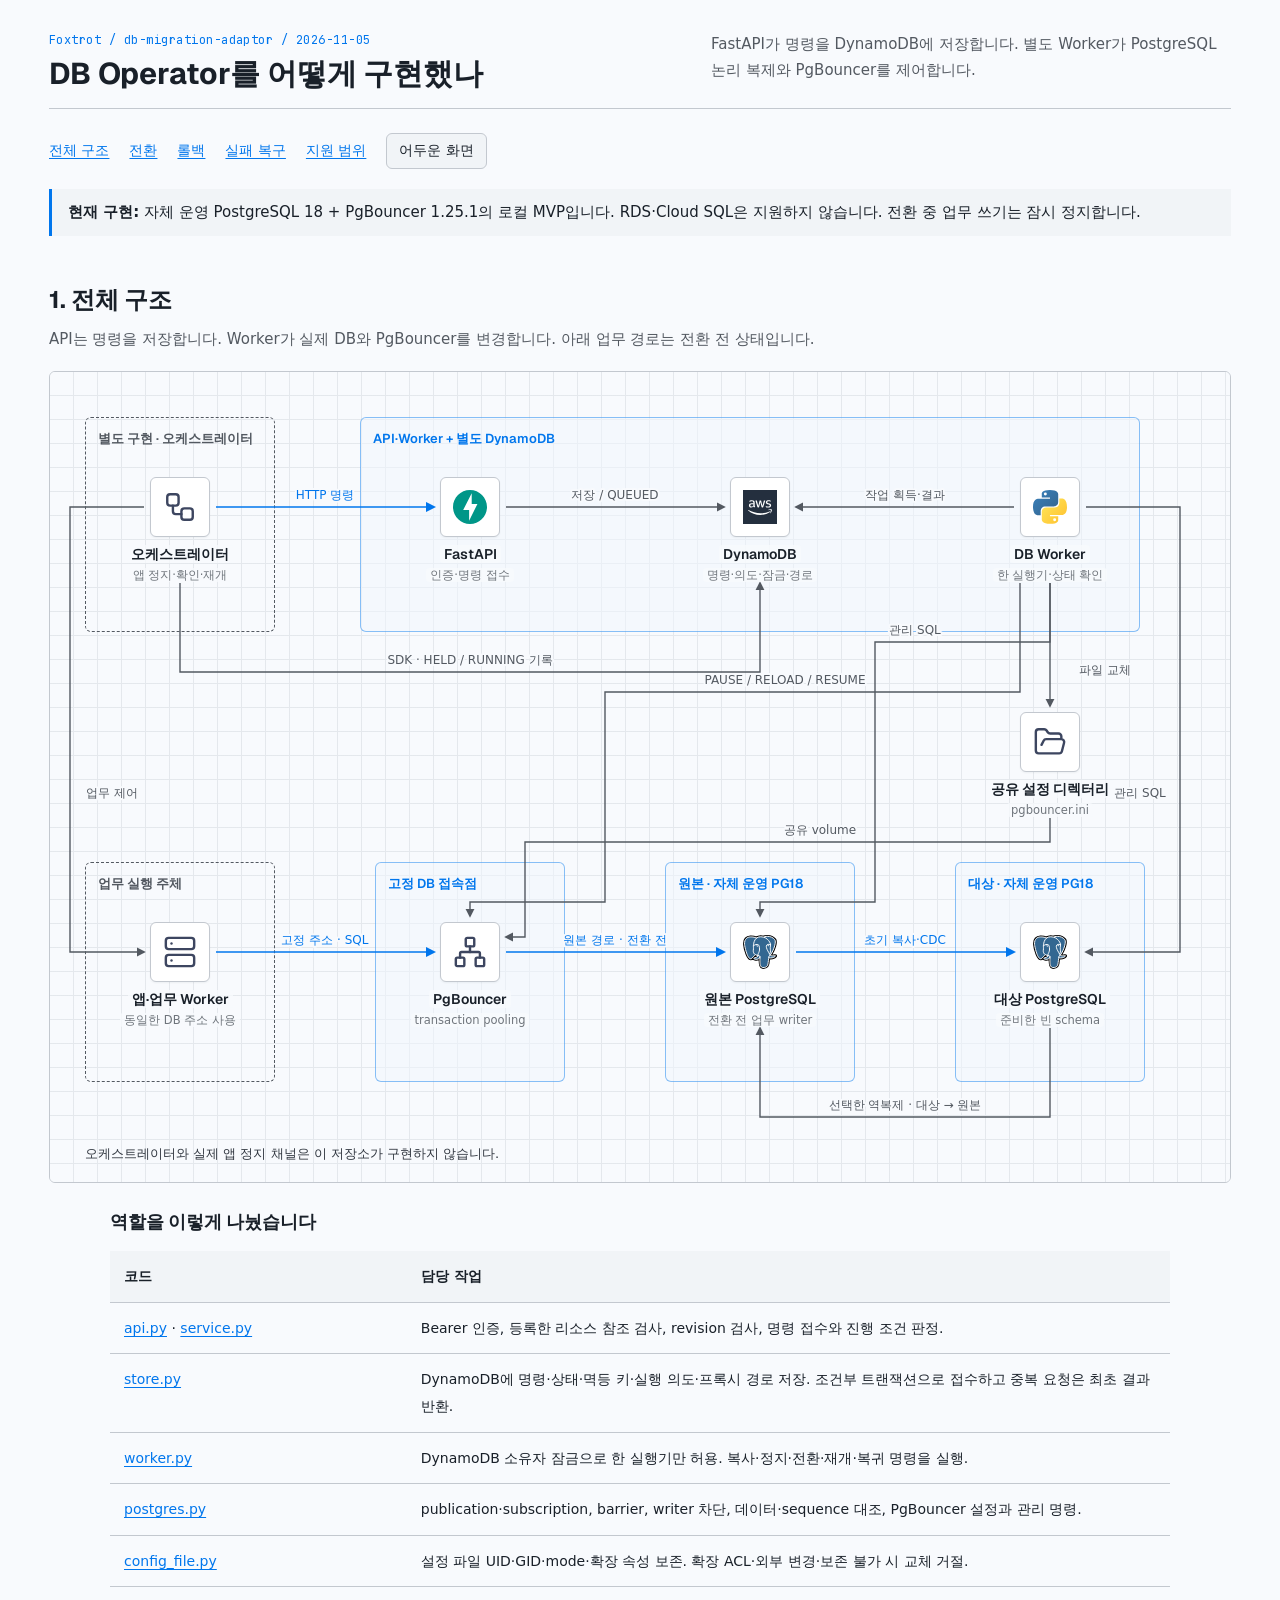
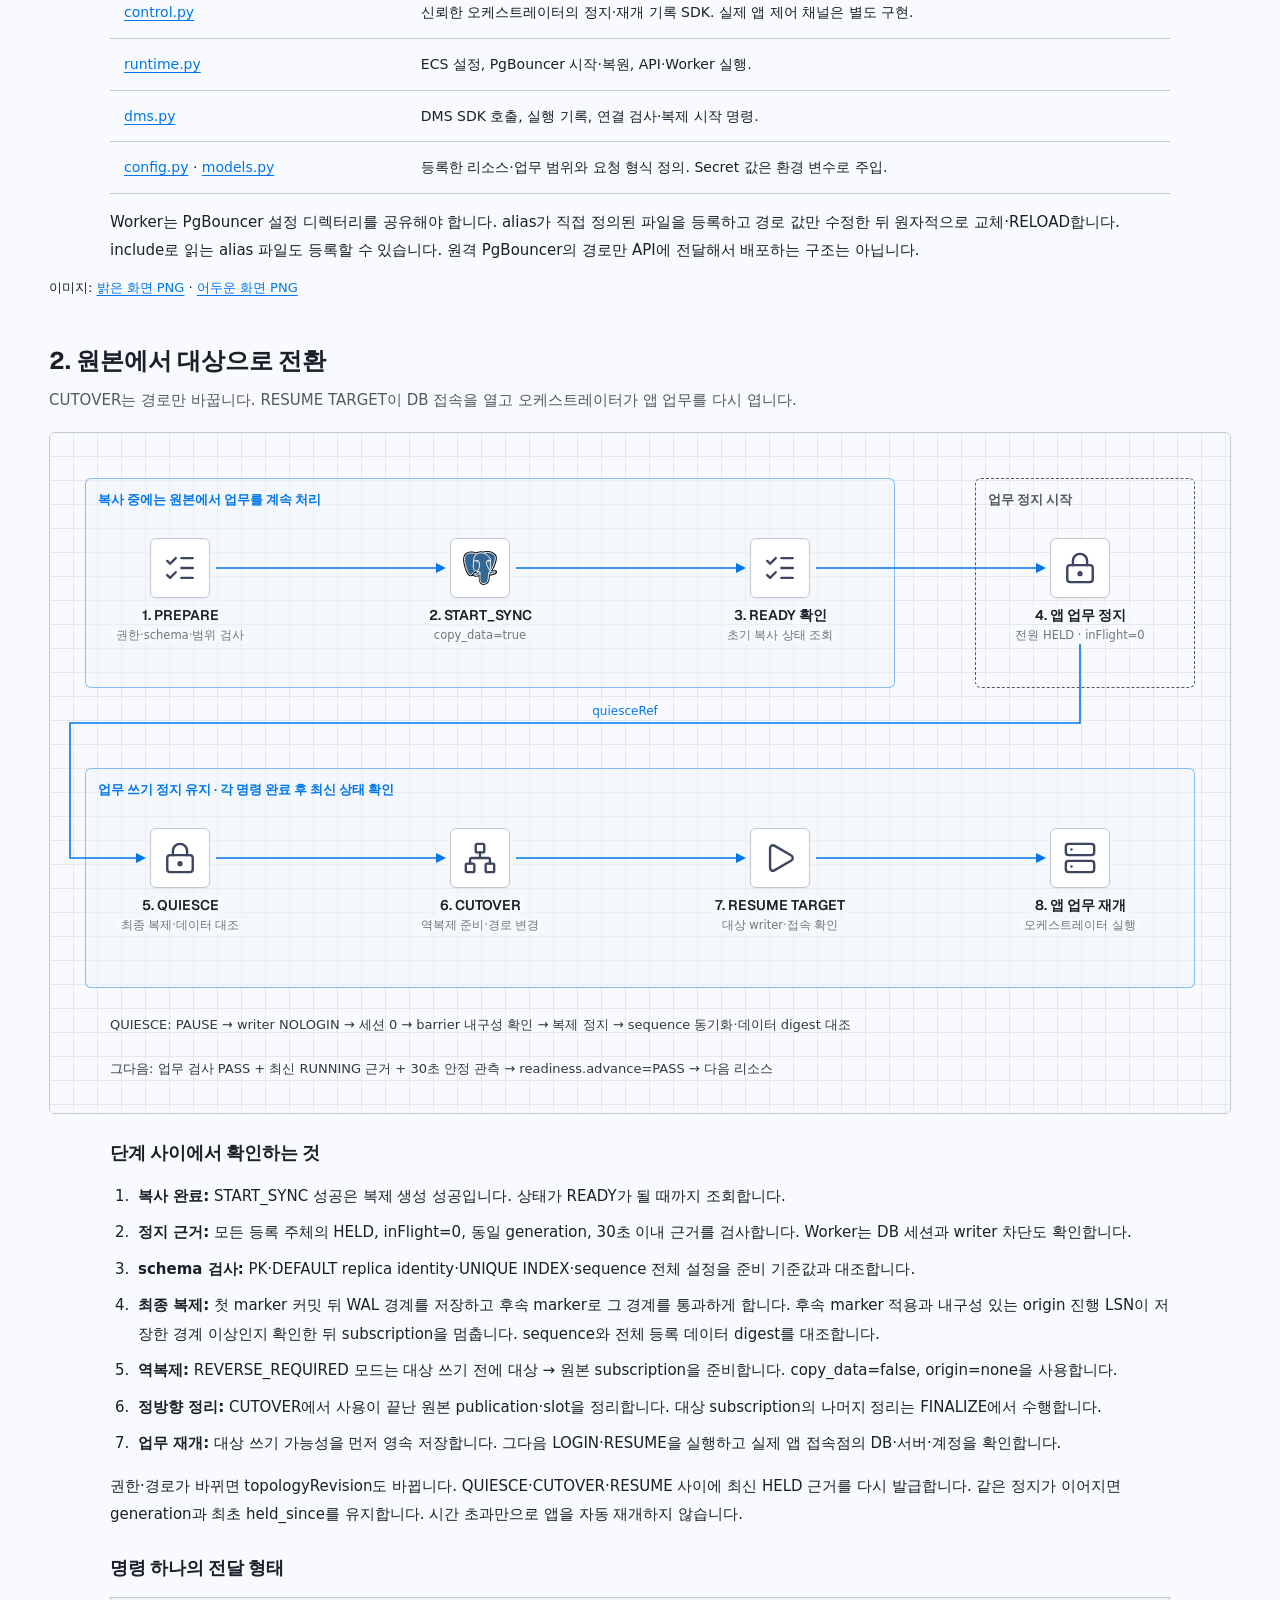
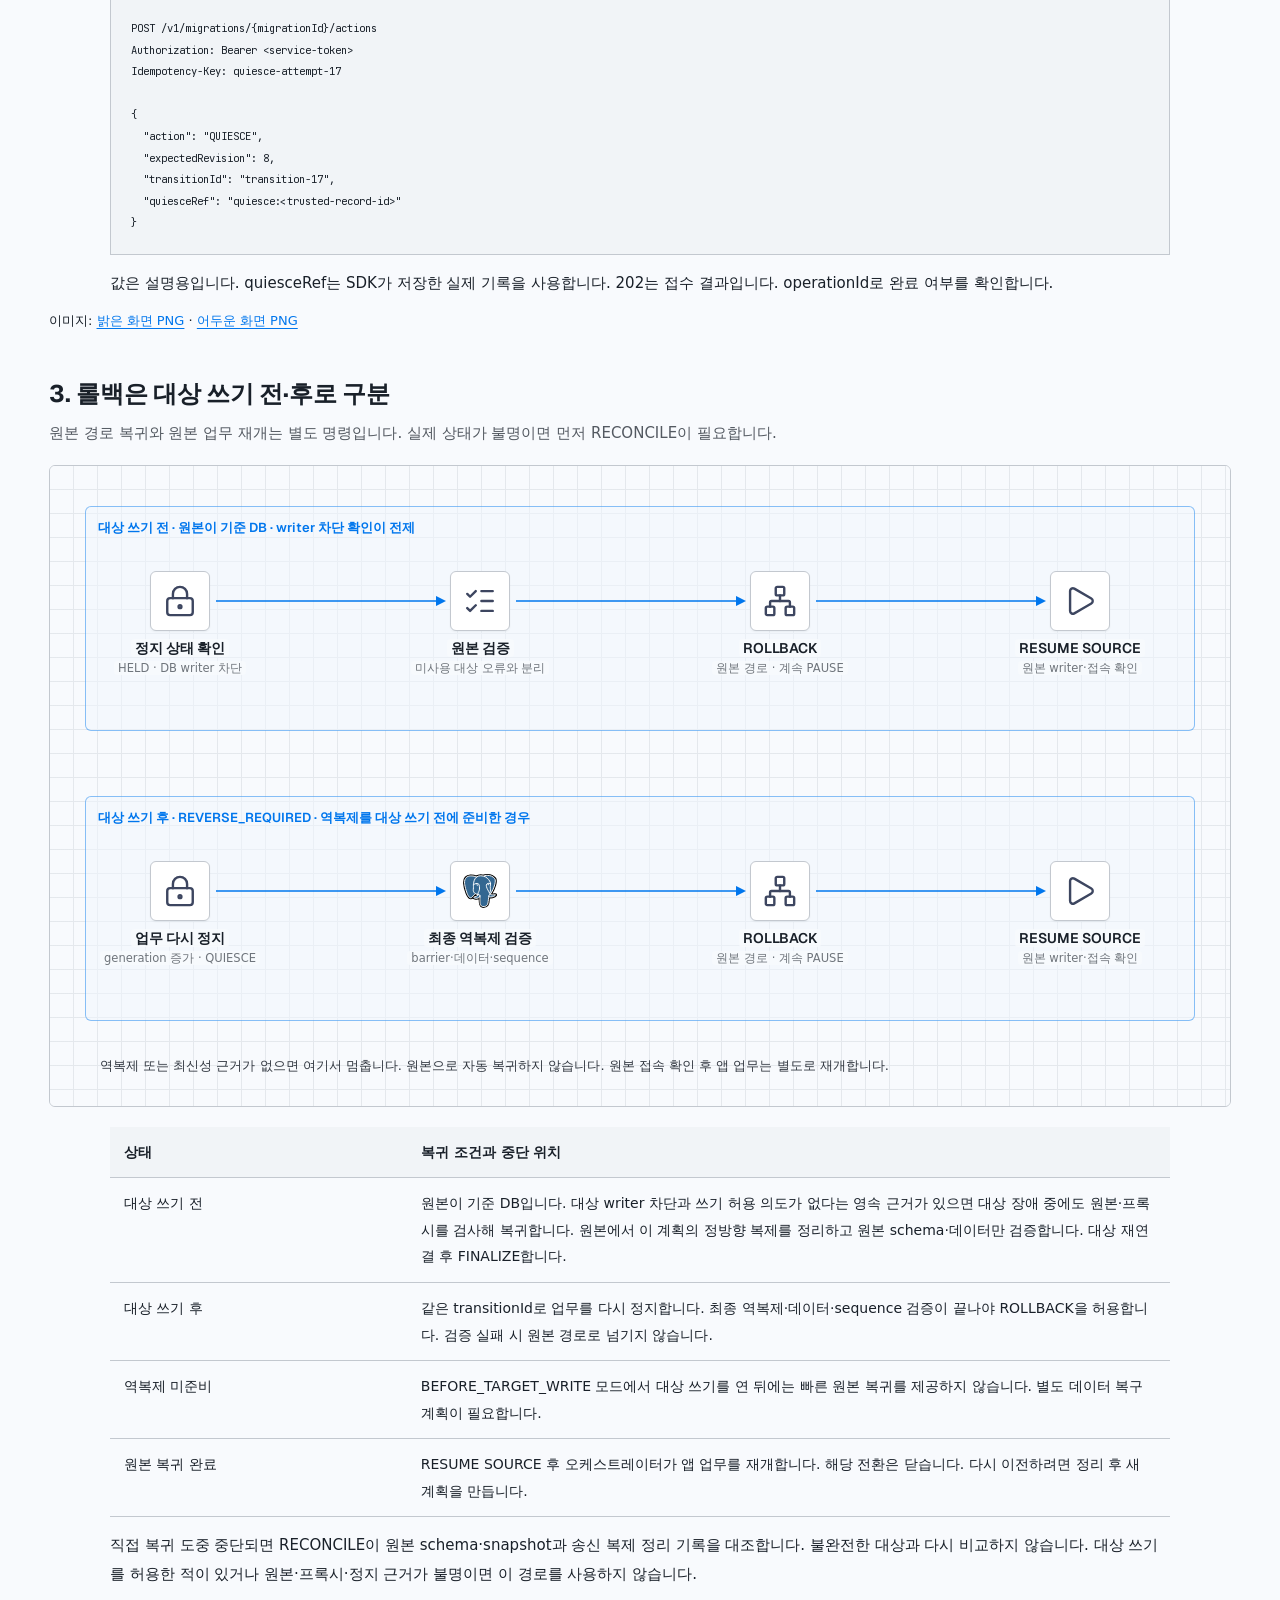
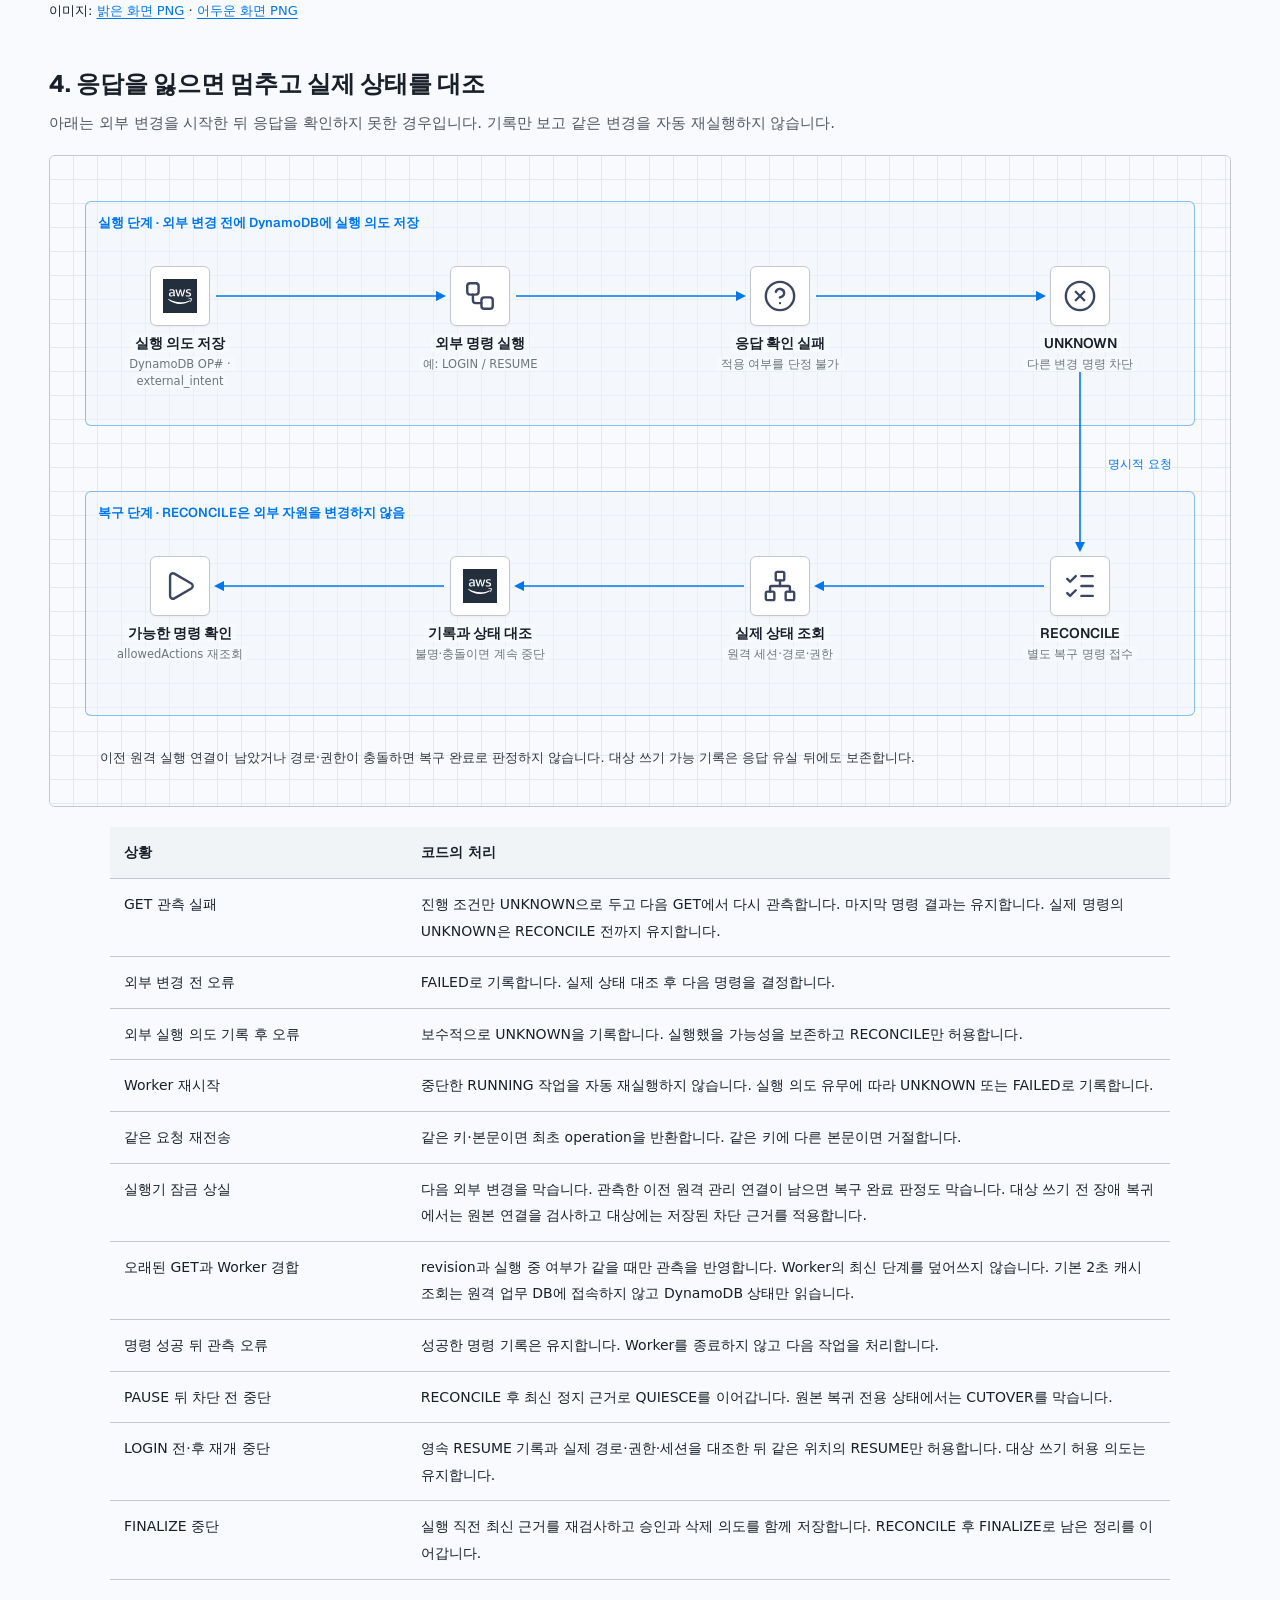
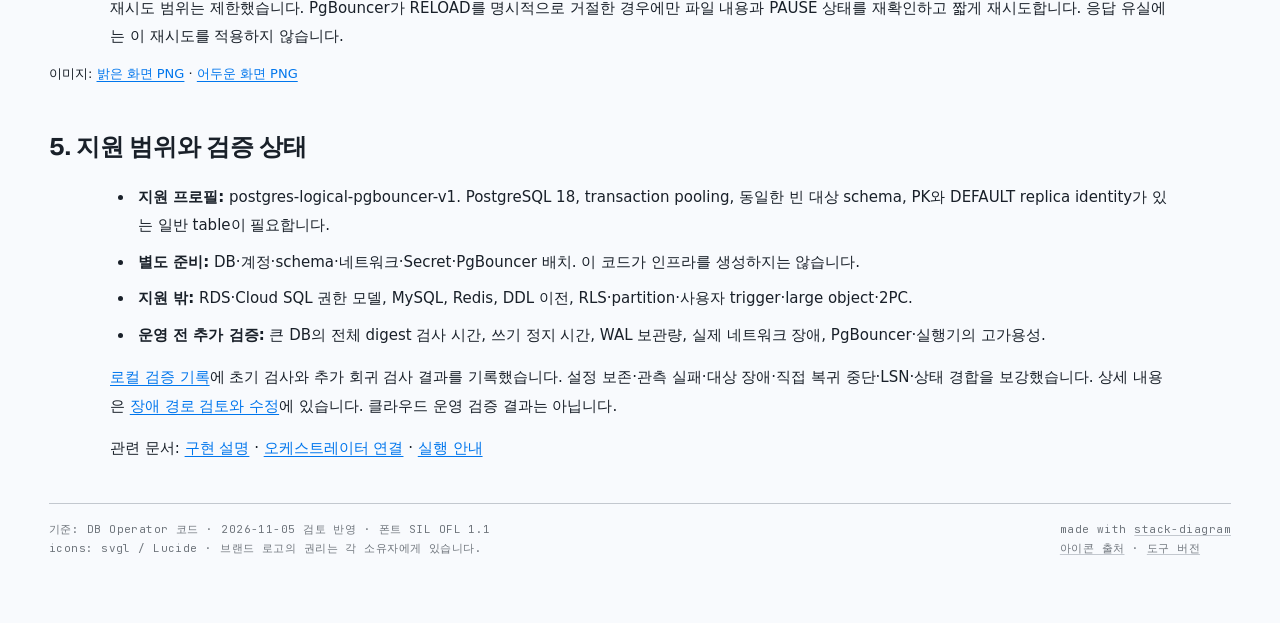
<file: docs/architecture/index.html>
<!doctype html><html lang="ko"><head><meta charset="utf-8">
<meta name="viewport" content="width=device-width, initial-scale=1">
<title>DB Operator 구현 구조 · Foxtrot</title><style>
/* engineered-paper theme (cool near-white, one accent, mono labels)
 * All colors/fonts flow through the :root tokens — tweak tokens, not scattered values. */
:root {
  color-scheme: light;
  --color-paper:   oklch(98.5% 0.004 250);
  --color-paper-2: oklch(96.5% 0.005 252);
  --color-rule:    oklch(93% 0.007 255);    /* graph-paper grid */
  --color-rule-2:  oklch(83% 0.011 255);    /* hairline borders */
  --color-muted:   oklch(56% 0.013 255);
  --color-neutral: oklch(46% 0.015 255);    /* neutral edges */
  --color-ink-2:   oklch(34% 0.018 257);
  --color-ink:     oklch(24% 0.020 258);
  --color-accent:  oklch(58% 0.20 256);     /* primary-flow edges, one signal color */
  --color-graphite:oklch(24% 0.018 260);    /* dark tile for white/light logos */
  /* group palette A — warm vendor (e.g. Cloudflare/AWS orange). Retune hue per vendor. */
  --color-g1:      oklch(68% 0.15 55);
  --color-g1-soft: oklch(78% 0.12 55);
  --color-g1-ink:  oklch(52% 0.14 50);
  --color-g1-tint: oklch(96.5% 0.015 60 / .5);
  /* group palette B — accent-family (repo/tooling groups) */
  --color-accent-soft: oklch(58% 0.20 256 / .45);
  --color-accent-tint: oklch(97% 0.012 256 / .5);
  /* JP glyphs: name JP faces explicitly — bare sans-serif fallback on Linux picks Chinese-variant CJK */
  --font-display: "Geist", "Hiragino Sans", "Yu Gothic UI", "Noto Sans CJK JP", "Noto Sans JP", ui-sans-serif, system-ui, sans-serif;
  --font-body: "Hiragino Sans", "Yu Gothic UI", "Noto Sans CJK JP", "Noto Sans JP", ui-sans-serif, system-ui, sans-serif;
  --font-mono: "JetBrains Mono", ui-monospace, "SF Mono", Menlo, monospace;
  --space-xs: 4px; --space-sm: 8px; --space-md: 16px; --space-lg: 24px; --space-xl: 40px; --space-2xl: 64px;
  --radius-card: 10px; --radius-tile: 8px;
  /* translucent veil behind node label text: matches paper on plain canvas, blends into
     group tints instead of punching an off-color rectangle through them */
  --color-veil: oklch(98.5% 0.004 250 / .78);
}
/* Dark variant: set data-theme="dark" on <html>. Tiles stay white — brand logos are drawn
   for light grounds. Everything (arrowheads via context-stroke, legend via border-color)
   follows the tokens, so toggling the attribute is all it takes. */
[data-theme="dark"] {
  color-scheme: dark;
  --color-paper:   oklch(18% 0.012 255);
  --color-paper-2: oklch(22% 0.014 255);
  --color-rule:    oklch(24% 0.013 255);
  --color-rule-2:  oklch(38% 0.018 255);
  --color-muted:   oklch(65% 0.014 255);
  --color-neutral: oklch(72% 0.012 255);
  --color-ink-2:   oklch(85% 0.010 255);
  --color-ink:     oklch(94% 0.008 255);
  --color-accent:  oklch(70% 0.16 256);
  --color-graphite:oklch(31% 0.020 260);
  --color-g1:      oklch(70% 0.14 55);
  --color-g1-soft: oklch(58% 0.11 55);
  --color-g1-ink:  oklch(78% 0.12 55);
  --color-g1-tint: oklch(26% 0.030 60 / .40);
  --color-accent-soft: oklch(70% 0.16 256 / .5);
  --color-accent-tint: oklch(28% 0.045 256 / .35);
  --color-veil: oklch(18% 0.012 255 / .78);
}
@font-face { font-family:"Geist"; font-style:normal; font-weight:100 900; font-display:swap;
  src:url([data-uri]) format("woff2"); }
@font-face { font-family:"JetBrains Mono"; font-style:normal; font-weight:100 800; font-display:swap;
  src:url([data-uri]) format("woff2"); }
/* JetBrains Mono reads cramped at 9.5–11px; open every mono label slightly */
.kicker, .node .role, .el, .legend, .foot { letter-spacing: 0.04em; }
* { margin:0; padding:0; box-sizing:border-box; }
html, body { overflow-x: clip; }
body { background: var(--color-paper); color: var(--color-ink); font-family: var(--font-body); padding: var(--space-xl) var(--space-lg) var(--space-2xl); }
.page { width: fit-content; max-width: 100%; margin: 0 auto; }

.head { display:grid; grid-template-columns: 1fr auto; gap: var(--space-lg); align-items:end;
  padding-bottom: var(--space-md); border-bottom: 1px solid var(--color-rule-2); margin-bottom: var(--space-lg); }
.kicker { font-family: var(--font-mono); font-size: 11px;
  color: var(--color-accent); margin-bottom: var(--space-sm); }
h1 { font-family: var(--font-display); font-weight: 700; font-size: clamp(22px, 4vw, 30px);
  letter-spacing: -0.005em; line-height: 1.2; }
.lede { max-width: 300px; font-size: 12px; line-height: 1.7; color: var(--color-neutral); padding-bottom: 2px; }
@media (max-width: 680px) { .head { grid-template-columns: 1fr; align-items:start; } .lede { max-width:none; } }

.scroller { overflow-x: auto; border: 1px solid var(--color-rule-2); border-radius: var(--radius-card); }
/* CANVAS SIZE: set width/height here AND on svg.edges AND its viewBox — keep the three in sync */
.canvas { position: relative; width: 1000px; height: 540px; background: var(--color-paper);
  background-image:
    linear-gradient(var(--color-rule) 1px, transparent 1px),
    linear-gradient(90deg, var(--color-rule) 1px, transparent 1px);
  background-size: 24px 24px; background-position: -1px -1px; }

.group { position:absolute; border-radius: var(--radius-tile); }
/* group labels are names like node names (display font), written in the brand's own case.
   They sit inside the top-left corner, so the border stays unbroken and needs no mask */
.g-label { position:absolute; top:12px; left:12px; display:flex; align-items:center; gap:6px;
  font-family: var(--font-display); font-size: 12px; font-weight: 600;
  color: var(--color-neutral); white-space: nowrap; }
.g-label img { width: 14px; height: 14px; }
/* group labels sit on the group's tint, not on a white tile: in the dark theme swap in the brand's own
   dark-theme logo (lt/dk pair), or give a mark with black parts a white plate */
.g-label img.dk, .tile img.dk { display:none; }
[data-theme="dark"] .g-label img.lt, [data-theme="dark"] .tile img.lt { display:none; }
[data-theme="dark"] .g-label img.dk, [data-theme="dark"] .tile img.dk { display:block; }
[data-theme="dark"] .g-label img.plate { background:#fff; border-radius:3px; padding:2px; width:18px; height:18px; }
.group.ga { border:1.5px solid var(--color-g1); background: var(--color-g1-tint); }
.group.ga-nested { border:1.5px dashed var(--color-g1-soft); }
.group.gb { border:1.5px solid var(--color-accent-soft); background: var(--color-accent-tint); }
.group.ga > .g-label, .group.ga-nested > .g-label { color: var(--color-g1-ink); }
.group.gb > .g-label { color: var(--color-accent); }
.group.aws { border:1.5px solid var(--color-ink); border-radius:0; }
.group.aws > .g-label { top:-1.5px; left:-1.5px; gap:8px; color: var(--color-ink); }
.group.aws > .g-label img { width:30px; height:30px; }
.group.aws.az > .g-label { top:8px; left:12px; }
.group.aws.region, .group.aws.az { border-color:#00A4A6; border-style:dashed; }
.group.aws.vpc { border-color:#8C4FFF; }
.group.aws.private { border-color:#00A4A6; }
.group.aws.public { border-color:#7AA116; }

.node { position:absolute; width:132px; text-align:center; }
.tile { width:60px; height:60px; margin:0 auto; border-radius: var(--radius-tile);
  background:#fff; border:1px solid var(--color-rule-2); display:grid; place-items:center;
  box-shadow: 0 1px 2px oklch(24% 0.02 258 / 0.05); transition: border-color .15s cubic-bezier(0.16,1,0.3,1); }
.node:hover .tile { border-color: var(--color-accent); }
.tile img { width:34px; height:34px; object-fit:contain; }
.tile.wide img { width:44px; }                       /* wide-aspect logos */
.tile.dark { background: var(--color-graphite); border-color: var(--color-graphite); }  /* white/light logos */
.tile.bare { background:none; border:none; box-shadow:none; }
.tile.bare img { width:60px; height:60px; }
.tile.bare.res img { width:44px; height:44px; }
.node .name { font-family: var(--font-display); font-weight:600; font-size:13px; margin-top: var(--space-sm); letter-spacing:0; }
.node .role { font-family: var(--font-mono); font-size:9.5px; color: var(--color-muted); margin-top:2px; }
/* veil behind label spans: crossing edges/grid fade behind text; translucent so it
   blends into group tints (a solid paper rectangle looks pasted-on inside tinted groups) */
.node .name span, .node .role span { background: var(--color-veil); backdrop-filter: blur(1.5px);
  padding: 0 var(--space-xs); border-radius: 3px; -webkit-box-decoration-break: clone; box-decoration-break: clone; }

svg.edges { position:absolute; inset:0; width:1000px; height:540px; pointer-events:none; }
.e  { stroke: var(--color-accent); stroke-width:1.6; fill:none; }   /* primary flow */
.n  { stroke: var(--color-neutral); stroke-width:1.4; fill:none; }  /* internal */
path.aws { stroke: var(--color-ink); stroke-width:1.6; fill:none; }
.dash { stroke-dasharray:4 5; }                                     /* dev / deploy */
.el { font-family: var(--font-mono); font-size:10.5px; fill: var(--color-neutral);
  paint-order: stroke; stroke: var(--color-paper); stroke-width:4px; stroke-linejoin:round; }  /* halo */
.el.a { fill: var(--color-accent); }

.legend { display:flex; gap: var(--space-lg); align-items:center; margin-top: var(--space-md);
  font-family: var(--font-mono); font-size:10px; color: var(--color-muted); flex-wrap:wrap; }
.legend .sw { display:inline-block; width:30px; vertical-align:middle; margin-right:6px;
  border-top:1.6px solid var(--color-accent); }
.legend .sw.n { border-color: var(--color-neutral); border-top-width:1.4px; }
.legend .sw.dash { border-top-style: dashed; }

.foot { margin-top: var(--space-xl); padding-top: var(--space-md); border-top: 1px solid var(--color-rule-2);
  display:flex; justify-content:space-between; gap: var(--space-md); flex-wrap:wrap;
  font-family: var(--font-mono); font-size:10px; color: var(--color-muted); }
.foot a { color: inherit; text-decoration-color: var(--color-rule-2); text-underline-offset: 2px; }
.foot a:hover { color: var(--color-accent); }
:root {
  --font-display: "Geist", "Apple SD Gothic Neo", "Noto Sans KR", system-ui, sans-serif;
  --font-body: "Apple SD Gothic Neo", "Noto Sans KR", system-ui, sans-serif;
  --radius-card: 6px; --radius-tile: 6px;
}
body { padding: 32px 24px 64px; }
.page { width:1182px; }
.head { align-items:start; }
.lede { max-width:520px; font-size:15px; }
.kicker { font-size:12px; }
.tools { display:flex; flex-wrap:wrap; gap:10px 20px; align-items:center; margin:20px 0; }
.tools a, .tools button { font:inherit; font-size:14px; }
a { color:var(--color-accent); text-underline-offset:3px; }
button { color:var(--color-ink); background:var(--color-paper-2); border:1px solid var(--color-rule-2); padding:8px 12px; border-radius:var(--radius-card); cursor:pointer; }
a:focus-visible, button:focus-visible { outline:2px solid var(--color-accent); outline-offset:4px; }
.scope { border-left:3px solid var(--color-accent); padding:10px 16px; background:var(--color-paper-2); font-size:15px; line-height:1.8; }
.section { margin-top:48px; scroll-margin-top:20px; }
h2 { font-family:var(--font-display); font-size:24px; margin-bottom:10px; }
h3 { font-family:var(--font-display); font-size:18px; margin:22px 0 12px; }
.caption { font-size:15px; color:var(--color-neutral); line-height:1.8; margin-bottom:18px; }
.canvas { width:1180px; }
svg.edges { width:100%; height:100%; }
.node { width:160px; }
.node .name { font-size:14px; line-height:1.4; }
.node .role { font-family:var(--font-body); font-size:11.5px; line-height:1.5; letter-spacing:0; }
.g-label { font-size:13px; }
.group.external { border:1.5px dashed var(--color-neutral); }
.canvas-note { position:absolute; font-size:13px; line-height:1.8; color:var(--color-ink-2); }
.el { font-family:var(--font-body); font-size:12px; letter-spacing:0; }
.reading { max-width:1060px; margin:20px auto 0; font-size:15px; line-height:1.9; }
.reading p { margin:14px 0; }
.reading ol, .reading ul { padding-left:24px; }
.reading li { padding-left:4px; margin:8px 0; }
.table-scroll { overflow:auto; }
table { border-collapse:collapse; width:100%; font-size:14px; }
th,td { border-bottom:1px solid var(--color-rule-2); text-align:left; padding:12px 14px; vertical-align:top; }
th { background:var(--color-paper-2); font-weight:600; }
td:first-child { width:28%; }
pre { background:var(--color-paper-2); border:1px solid var(--color-rule-2); padding:20px; overflow:auto; font-family:var(--font-mono); font-size:12px; line-height:1.8; }
code { font-family:var(--font-mono); font-size:.88em; }
.foot { font-size:11px; line-height:1.8; }
.download { margin-top:12px; font-size:13px; }
@media(max-width:680px) {
  body { padding:22px 14px 40px; }
  .head { gap:14px; }
  .lede { max-width:none; font-size:14px; }
  .scope,.caption,.reading { font-size:14px; }
  td:first-child { width:33%; }
  th,td { padding:10px 8px; font-size:13px; overflow-wrap:anywhere; }
  .tools { gap:12px 16px; }
}
@media print { .tools { display:none; } .section { break-before:page; } .scroller { overflow:visible; } }
</style></head><body><main class="page">
<header class="head"><div><p class="kicker">Foxtrot / db-migration-adaptor / 2026-11-05</p>
<h1>DB Operator를 어떻게 구현했나</h1></div>
<p class="lede">FastAPI가 명령을 DynamoDB에 저장합니다. 별도 Worker가 PostgreSQL 논리 복제와 PgBouncer를 제어합니다.</p></header>
<nav class="tools" aria-label="문서 목차"><a href="#section-architecture">전체 구조</a><a href="#section-cutover">전환</a><a href="#section-rollback">롤백</a><a href="#section-recovery">실패 복구</a><a href="#scope">지원 범위</a><button id="theme" type="button" aria-pressed="false">어두운 화면</button></nav>
<p class="scope"><strong>현재 구현:</strong> 자체 운영 PostgreSQL 18 + PgBouncer 1.25.1의 로컬 MVP입니다. RDS·Cloud SQL은 지원하지 않습니다. 전환 중 업무 쓰기는 잠시 정지합니다.</p>
<section class="section" id="section-architecture"><h2>1. 전체 구조</h2><p class="caption">API는 명령을 저장합니다. Worker가 실제 DB와 PgBouncer를 변경합니다. 아래 업무 경로는 전환 전 상태입니다.</p><div class="scroller"><div class="canvas" id="architecture" style="width:1180px;height:810px" role="img" aria-label="1. 전체 구조. API는 명령을 저장합니다. Worker가 실제 DB와 PgBouncer를 변경합니다. 아래 업무 경로는 전환 전 상태입니다.">
<div class="group external" style="left:35px;top:45px;width:190px;height:215px"><div class="g-label">별도 구현 · 오케스트레이터</div></div>
<div class="group gb" style="left:310px;top:45px;width:780px;height:215px"><div class="g-label">API·Worker + 별도 DynamoDB</div></div>
<div class="group external" style="left:35px;top:490px;width:190px;height:220px"><div class="g-label">업무 실행 주체</div></div>
<div class="group gb" style="left:325px;top:490px;width:190px;height:220px"><div class="g-label">고정 DB 접속점</div></div>
<div class="group gb" style="left:615px;top:490px;width:190px;height:220px"><div class="g-label">원본 · 자체 운영 PG18</div></div>
<div class="group gb" style="left:905px;top:490px;width:190px;height:220px"><div class="g-label">대상 · 자체 운영 PG18</div></div>
<svg class="edges" viewBox="0 0 1180 810" aria-hidden="true"><defs><marker id="ar-architecture" viewBox="0 0 10 10" refX="8" refY="5" markerWidth="6.5" markerHeight="6.5" orient="auto-start-reverse"><path d="M0 0 L10 5 L0 10 z" fill="context-stroke"/></marker></defs>
<path class="e" d="M166 135 H384" marker-end="url(#ar-architecture)"/>
<text class="el a" x="275" y="127" text-anchor="middle">HTTP 명령</text>
<path class="n" d="M456 135 H674" marker-end="url(#ar-architecture)"/>
<text class="el" x="565" y="127" text-anchor="middle">저장 / QUEUED</text>
<path class="n" d="M964 135 H746" marker-end="url(#ar-architecture)"/>
<text class="el" x="855" y="127" text-anchor="middle">작업 획득·결과</text>
<path class="n" d="M130 211 V300 H710 V211" marker-end="url(#ar-architecture)"/>
<text class="el" x="420" y="292" text-anchor="middle">SDK · HELD / RUNNING 기록</text>
<path class="n" d="M94 135 H20 V580 H94" marker-end="url(#ar-architecture)"/>
<text class="el" x="62" y="425" text-anchor="middle">업무 제어</text>
<path class="n" d="M1000 211 V270 H825 V530 H710 V544" marker-end="url(#ar-architecture)"/>
<text class="el" x="865" y="262" text-anchor="middle">관리 SQL</text>
<path class="n" d="M1036 135 H1130 V580 H1036" marker-end="url(#ar-architecture)"/>
<text class="el" x="1090" y="425" text-anchor="middle">관리 SQL</text>
<path class="n" d="M970 211 V320 H555 V530 H420 V544" marker-end="url(#ar-architecture)"/>
<text class="el" x="735" y="312" text-anchor="middle">PAUSE / RELOAD / RESUME</text>
<path class="n" d="M1000 211 V334" marker-end="url(#ar-architecture)"/>
<text class="el" x="1055" y="302" text-anchor="middle">파일 교체</text>
<path class="n" d="M1000 446 V470 H475 V565 H456" marker-end="url(#ar-architecture)"/>
<text class="el" x="770" y="462" text-anchor="middle">공유 volume</text>
<path class="e" d="M166 580 H384" marker-end="url(#ar-architecture)"/>
<text class="el a" x="275" y="572" text-anchor="middle">고정 주소 · SQL</text>
<path class="e" d="M456 580 H674" marker-end="url(#ar-architecture)"/>
<text class="el a" x="565" y="572" text-anchor="middle">원본 경로 · 전환 전</text>
<path class="e" d="M746 580 H964" marker-end="url(#ar-architecture)"/>
<text class="el a" x="855" y="572" text-anchor="middle">초기 복사·CDC</text>
<path class="n" d="M1000 656 V745 H710 V656" marker-end="url(#ar-architecture)"/>
<text class="el" x="855" y="737" text-anchor="middle">선택한 역복제 · 대상 → 원본</text>
</svg>
<div class="node" data-node="orchestrator" style="left:50px;top:105px"><div class="tile"><img src="[data-uri]" alt=""></div><div class="name"><span>오케스트레이터</span></div><div class="role"><span>앱 정지·확인·재개</span></div></div>
<div class="node" data-node="api" style="left:340px;top:105px"><div class="tile"><img src="[data-uri]" alt=""></div><div class="name"><span>FastAPI</span></div><div class="role"><span>인증·명령 접수</span></div></div>
<div class="node" data-node="management" style="left:630px;top:105px"><div class="tile"><img src="[data-uri]" alt=""></div><div class="name"><span>DynamoDB</span></div><div class="role"><span>명령·의도·잠금·경로</span></div></div>
<div class="node" data-node="worker" style="left:920px;top:105px"><div class="tile"><img src="[data-uri]" alt=""></div><div class="name"><span>DB Worker</span></div><div class="role"><span>한 실행기·상태 확인</span></div></div>
<div class="node" data-node="config" style="left:920px;top:340px"><div class="tile"><img src="[data-uri]" alt=""></div><div class="name"><span>공유 설정 디렉터리</span></div><div class="role"><span>pgbouncer.ini</span></div></div>
<div class="node" data-node="app" style="left:50px;top:550px"><div class="tile"><img src="[data-uri]" alt=""></div><div class="name"><span>앱·업무 Worker</span></div><div class="role"><span>동일한 DB 주소 사용</span></div></div>
<div class="node" data-node="pgbouncer" style="left:340px;top:550px"><div class="tile"><img src="[data-uri]" alt=""></div><div class="name"><span>PgBouncer</span></div><div class="role"><span>transaction pooling</span></div></div>
<div class="node" data-node="source" style="left:630px;top:550px"><div class="tile"><img src="[data-uri]" alt=""></div><div class="name"><span>원본 PostgreSQL</span></div><div class="role"><span>전환 전 업무 writer</span></div></div>
<div class="node" data-node="target" style="left:920px;top:550px"><div class="tile"><img src="[data-uri]" alt=""></div><div class="name"><span>대상 PostgreSQL</span></div><div class="role"><span>준비한 빈 schema</span></div></div>
<p class="canvas-note" style="left:35px;top:770px;width:1090px">오케스트레이터와 실제 앱 정지 채널은 이 저장소가 구현하지 않습니다.</p>
</div></div><div class="reading"><h3>역할을 이렇게 나눴습니다</h3>
<table><thead><tr><th>코드</th><th>담당 작업</th></tr></thead><tbody>
<tr><td><a href="../../src/db_operator/api.py">api.py</a> · <a href="../../src/db_operator/service.py">service.py</a></td><td>Bearer 인증, 등록한 리소스 참조 검사, revision 검사, 명령 접수와 진행 조건 판정.</td></tr>
<tr><td><a href="../../src/db_operator/store.py">store.py</a></td><td>DynamoDB에 명령·상태·멱등 키·실행 의도·프록시 경로 저장. 조건부 트랜잭션으로 접수하고 중복 요청은 최초 결과 반환.</td></tr>
<tr><td><a href="../../src/db_operator/worker.py">worker.py</a></td><td>DynamoDB 소유자 잠금으로 한 실행기만 허용. 복사·정지·전환·재개·복귀 명령을 실행.</td></tr>
<tr><td><a href="../../src/db_operator/postgres.py">postgres.py</a></td><td>publication·subscription, barrier, writer 차단, 데이터·sequence 대조, PgBouncer 설정과 관리 명령.</td></tr>
<tr><td><a href="../../src/db_operator/config_file.py">config_file.py</a></td><td>설정 파일 UID·GID·mode·확장 속성 보존. 확장 ACL·외부 변경·보존 불가 시 교체 거절.</td></tr>
<tr><td><a href="../../src/db_operator/control.py">control.py</a></td><td>신뢰한 오케스트레이터의 정지·재개 기록 SDK. 실제 앱 제어 채널은 별도 구현.</td></tr>
<tr><td><a href="../../src/db_operator/runtime.py">runtime.py</a></td><td>ECS 설정, PgBouncer 시작·복원, API·Worker 실행.</td></tr>
<tr><td><a href="../../src/db_operator/dms.py">dms.py</a></td><td>DMS SDK 호출, 실행 기록, 연결 검사·복제 시작 명령.</td></tr>
<tr><td><a href="../../src/db_operator/config.py">config.py</a> · <a href="../../src/db_operator/models.py">models.py</a></td><td>등록한 리소스·업무 범위와 요청 형식 정의. Secret 값은 환경 변수로 주입.</td></tr>
</tbody></table>
<p>Worker는 PgBouncer 설정 디렉터리를 공유해야 합니다. alias가 직접 정의된 파일을 등록하고 경로 값만 수정한 뒤 원자적으로 교체·RELOAD합니다. include로 읽는 alias 파일도 등록할 수 있습니다. 원격 PgBouncer의 경로만 API에 전달해서 배포하는 구조는 아닙니다.</p></div>
<p class="download">이미지: <a href="architecture.png">밝은 화면 PNG</a> · <a href="architecture-dark.png">어두운 화면 PNG</a></p></section>
<section class="section" id="section-cutover"><h2>2. 원본에서 대상으로 전환</h2><p class="caption">CUTOVER는 경로만 바꿉니다. RESUME TARGET이 DB 접속을 열고 오케스트레이터가 앱 업무를 다시 엽니다.</p><div class="scroller"><div class="canvas" id="cutover" style="width:1180px;height:680px" role="img" aria-label="2. 원본에서 대상으로 전환. CUTOVER는 경로만 바꿉니다. RESUME TARGET이 DB 접속을 열고 오케스트레이터가 앱 업무를 다시 엽니다.">
<div class="group gb" style="left:35px;top:45px;width:810px;height:210px"><div class="g-label">복사 중에는 원본에서 업무를 계속 처리</div></div>
<div class="group external" style="left:925px;top:45px;width:220px;height:210px"><div class="g-label">업무 정지 시작</div></div>
<div class="group gb" style="left:35px;top:335px;width:1110px;height:220px"><div class="g-label">업무 쓰기 정지 유지 · 각 명령 완료 후 최신 상태 확인</div></div>
<svg class="edges" viewBox="0 0 1180 680" aria-hidden="true"><defs><marker id="ar-cutover" viewBox="0 0 10 10" refX="8" refY="5" markerWidth="6.5" markerHeight="6.5" orient="auto-start-reverse"><path d="M0 0 L10 5 L0 10 z" fill="context-stroke"/></marker></defs>
<path class="e" d="M166 135 H394" marker-end="url(#ar-cutover)"/>
<path class="e" d="M466 135 H694" marker-end="url(#ar-cutover)"/>
<path class="e" d="M766 135 H994" marker-end="url(#ar-cutover)"/>
<path class="e" d="M166 425 H394" marker-end="url(#ar-cutover)"/>
<path class="e" d="M466 425 H694" marker-end="url(#ar-cutover)"/>
<path class="e" d="M766 425 H994" marker-end="url(#ar-cutover)"/>
<path class="e" d="M1030 211 V290 H20 V425 H94" marker-end="url(#ar-cutover)"/>
<text class="el a" x="575" y="282" text-anchor="middle">quiesceRef</text>
</svg>
<div class="node" data-node="prepare" style="left:50px;top:105px"><div class="tile"><img src="[data-uri]" alt=""></div><div class="name"><span>1. PREPARE</span></div><div class="role"><span>권한·schema·범위 검사</span></div></div>
<div class="node" data-node="sync" style="left:350px;top:105px"><div class="tile"><img src="[data-uri]" alt=""></div><div class="name"><span>2. START_SYNC</span></div><div class="role"><span>copy_data=true</span></div></div>
<div class="node" data-node="ready" style="left:650px;top:105px"><div class="tile"><img src="[data-uri]" alt=""></div><div class="name"><span>3. READY 확인</span></div><div class="role"><span>초기 복사 상태 조회</span></div></div>
<div class="node" data-node="app-held" style="left:950px;top:105px"><div class="tile"><img src="[data-uri]" alt=""></div><div class="name"><span>4. 앱 업무 정지</span></div><div class="role"><span>전원 HELD · inFlight=0</span></div></div>
<div class="node" data-node="quiesce" style="left:50px;top:395px"><div class="tile"><img src="[data-uri]" alt=""></div><div class="name"><span>5. QUIESCE</span></div><div class="role"><span>최종 복제·데이터 대조</span></div></div>
<div class="node" data-node="cutover" style="left:350px;top:395px"><div class="tile"><img src="[data-uri]" alt=""></div><div class="name"><span>6. CUTOVER</span></div><div class="role"><span>역복제 준비·경로 변경</span></div></div>
<div class="node" data-node="resume" style="left:650px;top:395px"><div class="tile"><img src="[data-uri]" alt=""></div><div class="name"><span>7. RESUME TARGET</span></div><div class="role"><span>대상 writer·접속 확인</span></div></div>
<div class="node" data-node="app-running" style="left:950px;top:395px"><div class="tile"><img src="[data-uri]" alt=""></div><div class="name"><span>8. 앱 업무 재개</span></div><div class="role"><span>오케스트레이터 실행</span></div></div>
<p class="canvas-note" style="left:60px;top:580px;width:1060px">QUIESCE: PAUSE → writer NOLOGIN → 세션 0 → barrier 내구성 확인 → 복제 정지 → sequence 동기화·데이터 digest 대조</p>
<p class="canvas-note" style="left:60px;top:624px;width:1060px">그다음: 업무 검사 PASS + 최신 RUNNING 근거 + 30초 안정 관측 → readiness.advance=PASS → 다음 리소스</p>
</div></div><div class="reading"><h3>단계 사이에서 확인하는 것</h3><ol>
<li><strong>복사 완료:</strong> START_SYNC 성공은 복제 생성 성공입니다. 상태가 READY가 될 때까지 조회합니다.</li>
<li><strong>정지 근거:</strong> 모든 등록 주체의 HELD, inFlight=0, 동일 generation, 30초 이내 근거를 검사합니다. Worker는 DB 세션과 writer 차단도 확인합니다.</li>
<li><strong>schema 검사:</strong> PK·DEFAULT replica identity·UNIQUE INDEX·sequence 전체 설정을 준비 기준값과 대조합니다.</li>
<li><strong>최종 복제:</strong> 첫 marker 커밋 뒤 WAL 경계를 저장하고 후속 marker로 그 경계를 통과하게 합니다. 후속 marker 적용과 내구성 있는 origin 진행 LSN이 저장한 경계 이상인지 확인한 뒤 subscription을 멈춥니다. sequence와 전체 등록 데이터 digest를 대조합니다.</li>
<li><strong>역복제:</strong> REVERSE_REQUIRED 모드는 대상 쓰기 전에 대상 → 원본 subscription을 준비합니다. copy_data=false, origin=none을 사용합니다.</li>
<li><strong>정방향 정리:</strong> CUTOVER에서 사용이 끝난 원본 publication·slot을 정리합니다. 대상 subscription의 나머지 정리는 FINALIZE에서 수행합니다.</li>
<li><strong>업무 재개:</strong> 대상 쓰기 가능성을 먼저 영속 저장합니다. 그다음 LOGIN·RESUME을 실행하고 실제 앱 접속점의 DB·서버·계정을 확인합니다.</li>
</ol>
<p>권한·경로가 바뀌면 topologyRevision도 바뀝니다. QUIESCE·CUTOVER·RESUME 사이에 최신 HELD 근거를 다시 발급합니다. 같은 정지가 이어지면 generation과 최초 held_since를 유지합니다. 시간 초과만으로 앱을 자동 재개하지 않습니다.</p>
<h3>명령 하나의 전달 형태</h3><pre><code>POST /v1/migrations/{migrationId}/actions
Authorization: Bearer &lt;service-token&gt;
Idempotency-Key: quiesce-attempt-17

{
  "action": "QUIESCE",
  "expectedRevision": 8,
  "transitionId": "transition-17",
  "quiesceRef": "quiesce:&lt;trusted-record-id&gt;"
}</code></pre><p>값은 설명용입니다. quiesceRef는 SDK가 저장한 실제 기록을 사용합니다. 202는 접수 결과입니다. operationId로 완료 여부를 확인합니다.</p></div>
<p class="download">이미지: <a href="cutover.png">밝은 화면 PNG</a> · <a href="cutover-dark.png">어두운 화면 PNG</a></p></section>
<section class="section" id="section-rollback"><h2>3. 롤백은 대상 쓰기 전·후로 구분</h2><p class="caption">원본 경로 복귀와 원본 업무 재개는 별도 명령입니다. 실제 상태가 불명이면 먼저 RECONCILE이 필요합니다.</p><div class="scroller"><div class="canvas" id="rollback" style="width:1180px;height:640px" role="img" aria-label="3. 롤백은 대상 쓰기 전·후로 구분. 원본 경로 복귀와 원본 업무 재개는 별도 명령입니다. 실제 상태가 불명이면 먼저 RECONCILE이 필요합니다.">
<div class="group gb" style="left:35px;top:40px;width:1110px;height:225px"><div class="g-label">대상 쓰기 전 · 원본이 기준 DB · writer 차단 확인이 전제</div></div>
<div class="group gb" style="left:35px;top:330px;width:1110px;height:225px"><div class="g-label">대상 쓰기 후 · REVERSE_REQUIRED · 역복제를 대상 쓰기 전에 준비한 경우</div></div>
<svg class="edges" viewBox="0 0 1180 640" aria-hidden="true"><defs><marker id="ar-rollback" viewBox="0 0 10 10" refX="8" refY="5" markerWidth="6.5" markerHeight="6.5" orient="auto-start-reverse"><path d="M0 0 L10 5 L0 10 z" fill="context-stroke"/></marker></defs>
<path class="e" d="M166 135 H394" marker-end="url(#ar-rollback)"/>
<path class="e" d="M466 135 H694" marker-end="url(#ar-rollback)"/>
<path class="e" d="M766 135 H994" marker-end="url(#ar-rollback)"/>
<path class="e" d="M166 425 H394" marker-end="url(#ar-rollback)"/>
<path class="e" d="M466 425 H694" marker-end="url(#ar-rollback)"/>
<path class="e" d="M766 425 H994" marker-end="url(#ar-rollback)"/>
</svg>
<div class="node" data-node="held-before" style="left:50px;top:105px"><div class="tile"><img src="[data-uri]" alt=""></div><div class="name"><span>정지 상태 확인</span></div><div class="role"><span>HELD · DB writer 차단</span></div></div>
<div class="node" data-node="validate-before" style="left:350px;top:105px"><div class="tile"><img src="[data-uri]" alt=""></div><div class="name"><span>원본 검증</span></div><div class="role"><span>미사용 대상 오류와 분리</span></div></div>
<div class="node" data-node="rollback-before" style="left:650px;top:105px"><div class="tile"><img src="[data-uri]" alt=""></div><div class="name"><span>ROLLBACK</span></div><div class="role"><span>원본 경로 · 계속 PAUSE</span></div></div>
<div class="node" data-node="resume-before" style="left:950px;top:105px"><div class="tile"><img src="[data-uri]" alt=""></div><div class="name"><span>RESUME SOURCE</span></div><div class="role"><span>원본 writer·접속 확인</span></div></div>
<div class="node" data-node="held-after" style="left:50px;top:395px"><div class="tile"><img src="[data-uri]" alt=""></div><div class="name"><span>업무 다시 정지</span></div><div class="role"><span>generation 증가 · QUIESCE</span></div></div>
<div class="node" data-node="validate-after" style="left:350px;top:395px"><div class="tile"><img src="[data-uri]" alt=""></div><div class="name"><span>최종 역복제 검증</span></div><div class="role"><span>barrier·데이터·sequence</span></div></div>
<div class="node" data-node="rollback-after" style="left:650px;top:395px"><div class="tile"><img src="[data-uri]" alt=""></div><div class="name"><span>ROLLBACK</span></div><div class="role"><span>원본 경로 · 계속 PAUSE</span></div></div>
<div class="node" data-node="resume-after" style="left:950px;top:395px"><div class="tile"><img src="[data-uri]" alt=""></div><div class="name"><span>RESUME SOURCE</span></div><div class="role"><span>원본 writer·접속 확인</span></div></div>
<p class="canvas-note" style="left:50px;top:588px;width:1080px">역복제 또는 최신성 근거가 없으면 여기서 멈춥니다. 원본으로 자동 복귀하지 않습니다. 원본 접속 확인 후 앱 업무는 별도로 재개합니다.</p>
</div></div><div class="reading"><table><thead><tr><th>상태</th><th>복귀 조건과 중단 위치</th></tr></thead><tbody>
<tr><td>대상 쓰기 전</td><td>원본이 기준 DB입니다. 대상 writer 차단과 쓰기 허용 의도가 없다는 영속 근거가 있으면 대상 장애 중에도 원본·프록시를 검사해 복귀합니다. 원본에서 이 계획의 정방향 복제를 정리하고 원본 schema·데이터만 검증합니다. 대상 재연결 후 FINALIZE합니다.</td></tr>
<tr><td>대상 쓰기 후</td><td>같은 transitionId로 업무를 다시 정지합니다. 최종 역복제·데이터·sequence 검증이 끝나야 ROLLBACK을 허용합니다. 검증 실패 시 원본 경로로 넘기지 않습니다.</td></tr>
<tr><td>역복제 미준비</td><td>BEFORE_TARGET_WRITE 모드에서 대상 쓰기를 연 뒤에는 빠른 원본 복귀를 제공하지 않습니다. 별도 데이터 복구 계획이 필요합니다.</td></tr>
<tr><td>원본 복귀 완료</td><td>RESUME SOURCE 후 오케스트레이터가 앱 업무를 재개합니다. 해당 전환은 닫습니다. 다시 이전하려면 정리 후 새 계획을 만듭니다.</td></tr>
</tbody></table><p>직접 복귀 도중 중단되면 RECONCILE이 원본 schema·snapshot과 송신 복제 정리 기록을 대조합니다. 불완전한 대상과 다시 비교하지 않습니다. 대상 쓰기를 허용한 적이 있거나 원본·프록시·정지 근거가 불명이면 이 경로를 사용하지 않습니다.</p></div>
<p class="download">이미지: <a href="rollback.png">밝은 화면 PNG</a> · <a href="rollback-dark.png">어두운 화면 PNG</a></p></section>
<section class="section" id="section-recovery"><h2>4. 응답을 잃으면 멈추고 실제 상태를 대조</h2><p class="caption">아래는 외부 변경을 시작한 뒤 응답을 확인하지 못한 경우입니다. 기록만 보고 같은 변경을 자동 재실행하지 않습니다.</p><div class="scroller"><div class="canvas" id="recovery" style="width:1180px;height:650px" role="img" aria-label="4. 응답을 잃으면 멈추고 실제 상태를 대조. 아래는 외부 변경을 시작한 뒤 응답을 확인하지 못한 경우입니다. 기록만 보고 같은 변경을 자동 재실행하지 않습니다.">
<div class="group gb" style="left:35px;top:45px;width:1110px;height:225px"><div class="g-label">실행 단계 · 외부 변경 전에 DynamoDB에 실행 의도 저장</div></div>
<div class="group gb" style="left:35px;top:335px;width:1110px;height:225px"><div class="g-label">복구 단계 · RECONCILE은 외부 자원을 변경하지 않음</div></div>
<svg class="edges" viewBox="0 0 1180 650" aria-hidden="true"><defs><marker id="ar-recovery" viewBox="0 0 10 10" refX="8" refY="5" markerWidth="6.5" markerHeight="6.5" orient="auto-start-reverse"><path d="M0 0 L10 5 L0 10 z" fill="context-stroke"/></marker></defs>
<path class="e" d="M166 140 H394" marker-end="url(#ar-recovery)"/>
<path class="e" d="M466 140 H694" marker-end="url(#ar-recovery)"/>
<path class="e" d="M766 140 H994" marker-end="url(#ar-recovery)"/>
<path class="e" d="M1030 216 V394" marker-end="url(#ar-recovery)"/>
<text class="el a" x="1090" y="312" text-anchor="middle">명시적 요청</text>
<path class="e" d="M994 430 H766" marker-end="url(#ar-recovery)"/>
<path class="e" d="M694 430 H466" marker-end="url(#ar-recovery)"/>
<path class="e" d="M394 430 H166" marker-end="url(#ar-recovery)"/>
</svg>
<div class="node" data-node="intent" style="left:50px;top:110px"><div class="tile"><img src="[data-uri]" alt=""></div><div class="name"><span>실행 의도 저장</span></div><div class="role"><span>DynamoDB OP# · external_intent</span></div></div>
<div class="node" data-node="effect" style="left:350px;top:110px"><div class="tile"><img src="[data-uri]" alt=""></div><div class="name"><span>외부 명령 실행</span></div><div class="role"><span>예: LOGIN / RESUME</span></div></div>
<div class="node" data-node="lost" style="left:650px;top:110px"><div class="tile"><img src="[data-uri]" alt=""></div><div class="name"><span>응답 확인 실패</span></div><div class="role"><span>적용 여부를 단정 불가</span></div></div>
<div class="node" data-node="unknown" style="left:950px;top:110px"><div class="tile"><img src="[data-uri]" alt=""></div><div class="name"><span>UNKNOWN</span></div><div class="role"><span>다른 변경 명령 차단</span></div></div>
<div class="node" data-node="reconcile" style="left:950px;top:400px"><div class="tile"><img src="[data-uri]" alt=""></div><div class="name"><span>RECONCILE</span></div><div class="role"><span>별도 복구 명령 접수</span></div></div>
<div class="node" data-node="inspect" style="left:650px;top:400px"><div class="tile"><img src="[data-uri]" alt=""></div><div class="name"><span>실제 상태 조회</span></div><div class="role"><span>원격 세션·경로·권한</span></div></div>
<div class="node" data-node="compare" style="left:350px;top:400px"><div class="tile"><img src="[data-uri]" alt=""></div><div class="name"><span>기록과 상태 대조</span></div><div class="role"><span>불명·충돌이면 계속 중단</span></div></div>
<div class="node" data-node="next" style="left:50px;top:400px"><div class="tile"><img src="[data-uri]" alt=""></div><div class="name"><span>가능한 명령 확인</span></div><div class="role"><span>allowedActions 재조회</span></div></div>
<p class="canvas-note" style="left:50px;top:590px;width:1080px">이전 원격 실행 연결이 남았거나 경로·권한이 충돌하면 복구 완료로 판정하지 않습니다. 대상 쓰기 가능 기록은 응답 유실 뒤에도 보존합니다.</p>
</div></div><div class="reading"><table><thead><tr><th>상황</th><th>코드의 처리</th></tr></thead><tbody>
<tr><td>GET 관측 실패</td><td>진행 조건만 UNKNOWN으로 두고 다음 GET에서 다시 관측합니다. 마지막 명령 결과는 유지합니다. 실제 명령의 UNKNOWN은 RECONCILE 전까지 유지합니다.</td></tr>
<tr><td>외부 변경 전 오류</td><td>FAILED로 기록합니다. 실제 상태 대조 후 다음 명령을 결정합니다.</td></tr>
<tr><td>외부 실행 의도 기록 후 오류</td><td>보수적으로 UNKNOWN을 기록합니다. 실행했을 가능성을 보존하고 RECONCILE만 허용합니다.</td></tr>
<tr><td>Worker 재시작</td><td>중단한 RUNNING 작업을 자동 재실행하지 않습니다. 실행 의도 유무에 따라 UNKNOWN 또는 FAILED로 기록합니다.</td></tr>
<tr><td>같은 요청 재전송</td><td>같은 키·본문이면 최초 operation을 반환합니다. 같은 키에 다른 본문이면 거절합니다.</td></tr>
<tr><td>실행기 잠금 상실</td><td>다음 외부 변경을 막습니다. 관측한 이전 원격 관리 연결이 남으면 복구 완료 판정도 막습니다. 대상 쓰기 전 장애 복귀에서는 원본 연결을 검사하고 대상에는 저장된 차단 근거를 적용합니다.</td></tr>
<tr><td>오래된 GET과 Worker 경합</td><td>revision과 실행 중 여부가 같을 때만 관측을 반영합니다. Worker의 최신 단계를 덮어쓰지 않습니다. 기본 2초 캐시 조회는 원격 업무 DB에 접속하지 않고 DynamoDB 상태만 읽습니다.</td></tr>
<tr><td>명령 성공 뒤 관측 오류</td><td>성공한 명령 기록은 유지합니다. Worker를 종료하지 않고 다음 작업을 처리합니다.</td></tr>
<tr><td>PAUSE 뒤 차단 전 중단</td><td>RECONCILE 후 최신 정지 근거로 QUIESCE를 이어갑니다. 원본 복귀 전용 상태에서는 CUTOVER를 막습니다.</td></tr>
<tr><td>LOGIN 전·후 재개 중단</td><td>영속 RESUME 기록과 실제 경로·권한·세션을 대조한 뒤 같은 위치의 RESUME만 허용합니다. 대상 쓰기 허용 의도는 유지합니다.</td></tr>
<tr><td>FINALIZE 중단</td><td>실행 직전 최신 근거를 재검사하고 승인과 삭제 의도를 함께 저장합니다. RECONCILE 후 FINALIZE로 남은 정리를 이어갑니다.</td></tr>
</tbody></table><p>재시도 범위는 제한했습니다. PgBouncer가 RELOAD를 명시적으로 거절한 경우에만 파일 내용과 PAUSE 상태를 재확인하고 짧게 재시도합니다. 응답 유실에는 이 재시도를 적용하지 않습니다.</p></div>
<p class="download">이미지: <a href="recovery.png">밝은 화면 PNG</a> · <a href="recovery-dark.png">어두운 화면 PNG</a></p></section><section class="section" id="scope"><h2>5. 지원 범위와 검증 상태</h2>
<div class="reading"><ul>
<li><strong>지원 프로필:</strong> postgres-logical-pgbouncer-v1. PostgreSQL 18, transaction pooling, 동일한 빈 대상 schema, PK와 DEFAULT replica identity가 있는 일반 table이 필요합니다.</li>
<li><strong>별도 준비:</strong> DB·계정·schema·네트워크·Secret·PgBouncer 배치. 이 코드가 인프라를 생성하지는 않습니다.</li>
<li><strong>지원 밖:</strong> RDS·Cloud SQL 권한 모델, MySQL, Redis, DDL 이전, RLS·partition·사용자 trigger·large object·2PC.</li>
<li><strong>운영 전 추가 검증:</strong> 큰 DB의 전체 digest 검사 시간, 쓰기 정지 시간, WAL 보관량, 실제 네트워크 장애, PgBouncer·실행기의 고가용성.</li>
</ul><p><a href="../verification.md">로컬 검증 기록</a>에 초기 검사와 추가 회귀 검사 결과를 기록했습니다. 설정 보존·관측 실패·대상 장애·직접 복귀 중단·LSN·상태 경합을 보강했습니다. 상세 내용은 <a href="../review-fixes.md">장애 경로 검토와 수정</a>에 있습니다. 클라우드 운영 검증 결과는 아닙니다.</p>
<p>관련 문서: <a href="../implementation.md">구현 설명</a> · <a href="../orchestrator.md">오케스트레이터 연결</a> · <a href="../../README.md">실행 안내</a></p></div></section>
<footer class="foot"><span>기준: DB Operator 코드 · 2026-11-05 검토 반영 · 폰트 SIL OFL 1.1<br>icons: svgl / Lucide · 브랜드 로고의 권리는 각 소유자에게 있습니다.</span><span>made with <a href="https://github.com/caru-ini/stack-diagram">stack-diagram</a><br><a href="icon-sources.json">아이콘 출처</a> · <a href="source-revision.json">도구 버전</a></span></footer></main>
<script>
const theme = document.querySelector('#theme');
theme.addEventListener('click', () => {
  const dark = document.documentElement.dataset.theme !== 'dark';
  document.documentElement.dataset.theme = dark ? 'dark' : 'light';
  theme.setAttribute('aria-pressed', String(dark));
  theme.textContent = dark ? '밝은 화면' : '어두운 화면';
});
</script></body></html>
</file>
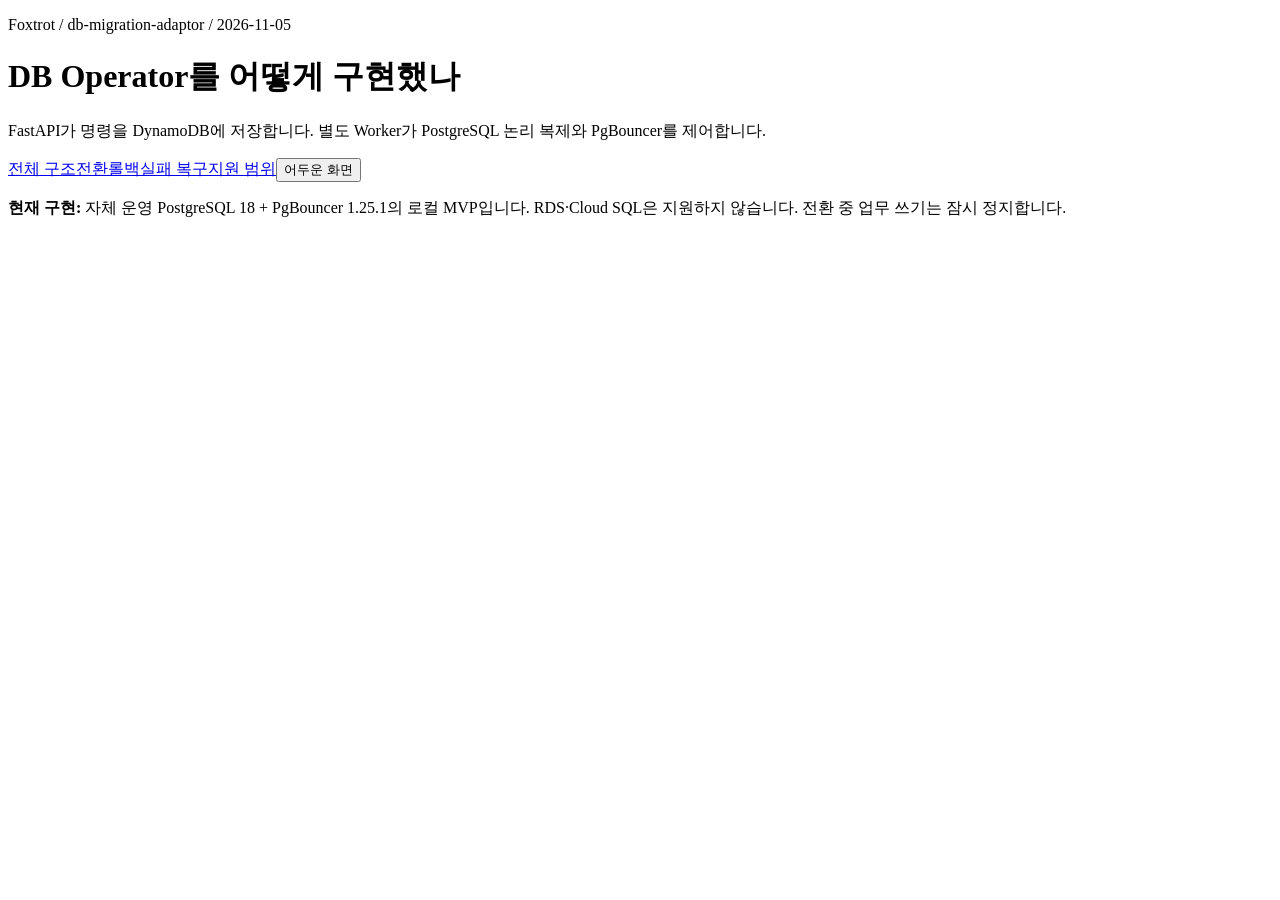
<file: docs/architecture-source/head.html>
<!doctype html><html lang="ko"><head><meta charset="utf-8">
<meta name="viewport" content="width=device-width, initial-scale=1">
<title>DB Operator 구현 구조 · Foxtrot</title><style>%%STYLE%%</style></head><body><main class="page">
<header class="head"><div><p class="kicker">Foxtrot / db-migration-adaptor / 2026-11-05</p>
<h1>DB Operator를 어떻게 구현했나</h1></div>
<p class="lede">FastAPI가 명령을 DynamoDB에 저장합니다. 별도 Worker가 PostgreSQL 논리 복제와 PgBouncer를 제어합니다.</p></header>
<nav class="tools" aria-label="문서 목차"><a href="#section-architecture">전체 구조</a><a href="#section-cutover">전환</a><a href="#section-rollback">롤백</a><a href="#section-recovery">실패 복구</a><a href="#scope">지원 범위</a><button id="theme" type="button" aria-pressed="false">어두운 화면</button></nav>
<p class="scope"><strong>현재 구현:</strong> 자체 운영 PostgreSQL 18 + PgBouncer 1.25.1의 로컬 MVP입니다. RDS·Cloud SQL은 지원하지 않습니다. 전환 중 업무 쓰기는 잠시 정지합니다.</p>
</file>
